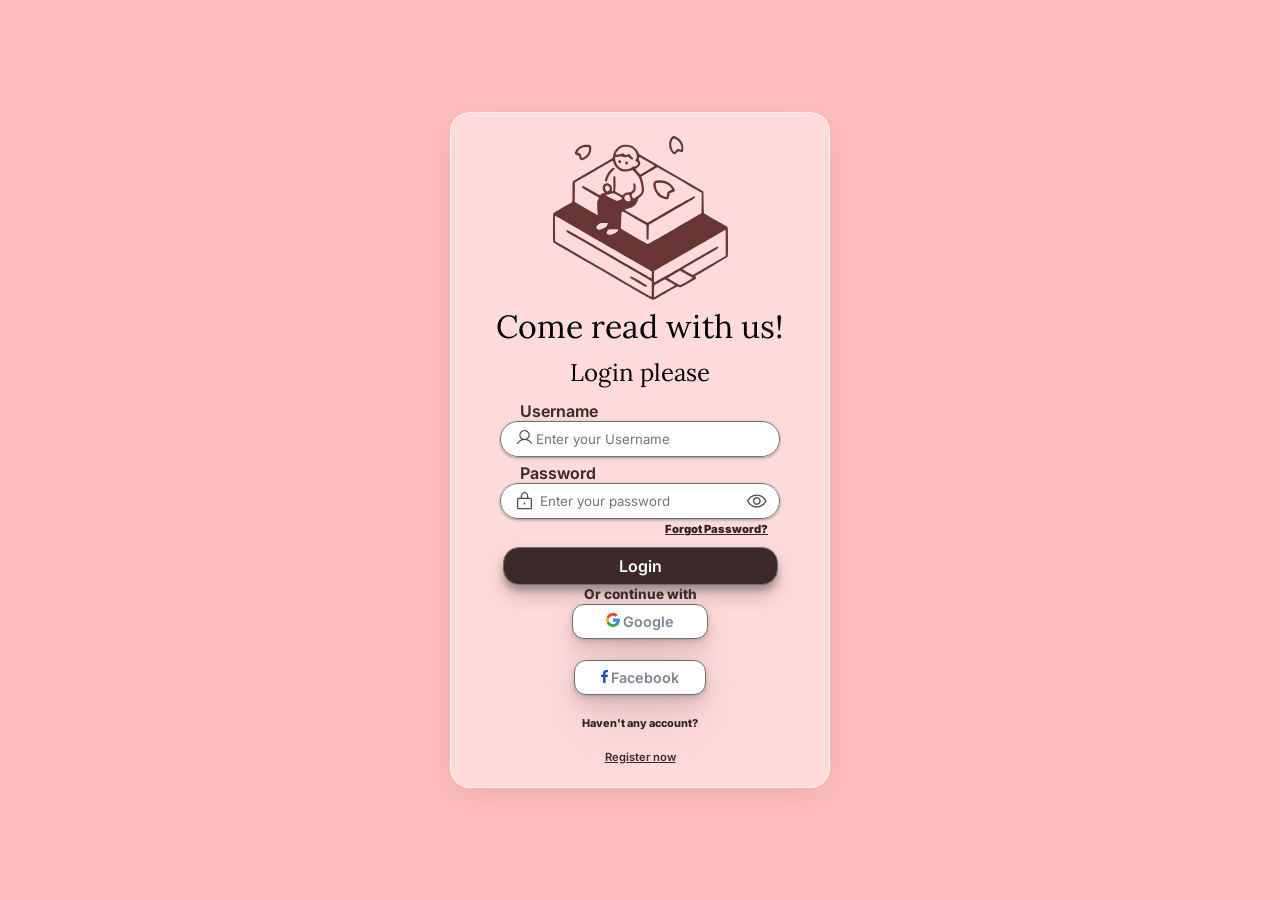
<file: index.html>
<!DOCTYPE html>
<html lang="en">
<head>
    <meta charset="UTF-8">
    <meta name="viewport" content="width=device-width, initial-scale=1.0">
    <link rel="preconnect" href="https://fonts.googleapis.com">
    <link rel="preconnect" href="https://fonts.gstatic.com" crossorigin>
    <link href="https://fonts.googleapis.com/css2?family=Inter:ital,opsz,wght@0,14..32,100..900;1,14..32,100..900&family=Lora:ital,wght@0,400..700;1,400..700&display=swap" rel="stylesheet">
    <link rel="stylesheet" href="style.css">
    <title>Library Login</title>
    
</head>
<body>
    <main class="login-card">
        <div class="top-area">
            <img src="Assets/Bonequinho_no_livro.svg" alt="Figure sitting on the book">
            <h1>Come read with us!</h1>
            <h2>Login please</h2>
        </div>
        <!-- Email area -->
        <div class="email-section">
            <span>Username</span>
            <form class="form">
                <fieldset>
                    <img src="Assets/User.svg" alt="user image" class="user">
                    <input type="text" placeholder="Enter your Username">
                </fieldset>
            </form>
        </div>
        <!-- Password area -->
        <div class="password-section">
            <span>Password</span>
            <form class="form">
                <fieldset class="password-container">
                    <img src="Assets/Lock.svg" alt="lock image" class="lock">
                    <input type="password" placeholder="Enter your password">
                    <img src="Assets/eye.svg" alt="eye image" class="eye">
                </fieldset>
            </form>
            <a href="#" class="forgot-password">Forgot Password?</a>
        </div>
        <!-- Login area -->
        <div class="login-area">
                <button class="login-button">Login</button>
            <span class="continue">Or continue with</span> 
            <button class="google-button"><img src="Assets/google.svg" alt="google" class="img-google">Google</button> <br>
            <button class="facebook-button"> <img src="Assets/facebook.svg" alt="facebook" class="img-facebook">Facebook</button> <br>
            <footer>
                <div class="footer-content">
                    <span class="question">Haven't any account?</span> <br>
                    <a href="#" class="register">Register now</a>
                </div>
            </footer>
        </div>
        
    </main>
</body>
</html>
</file>
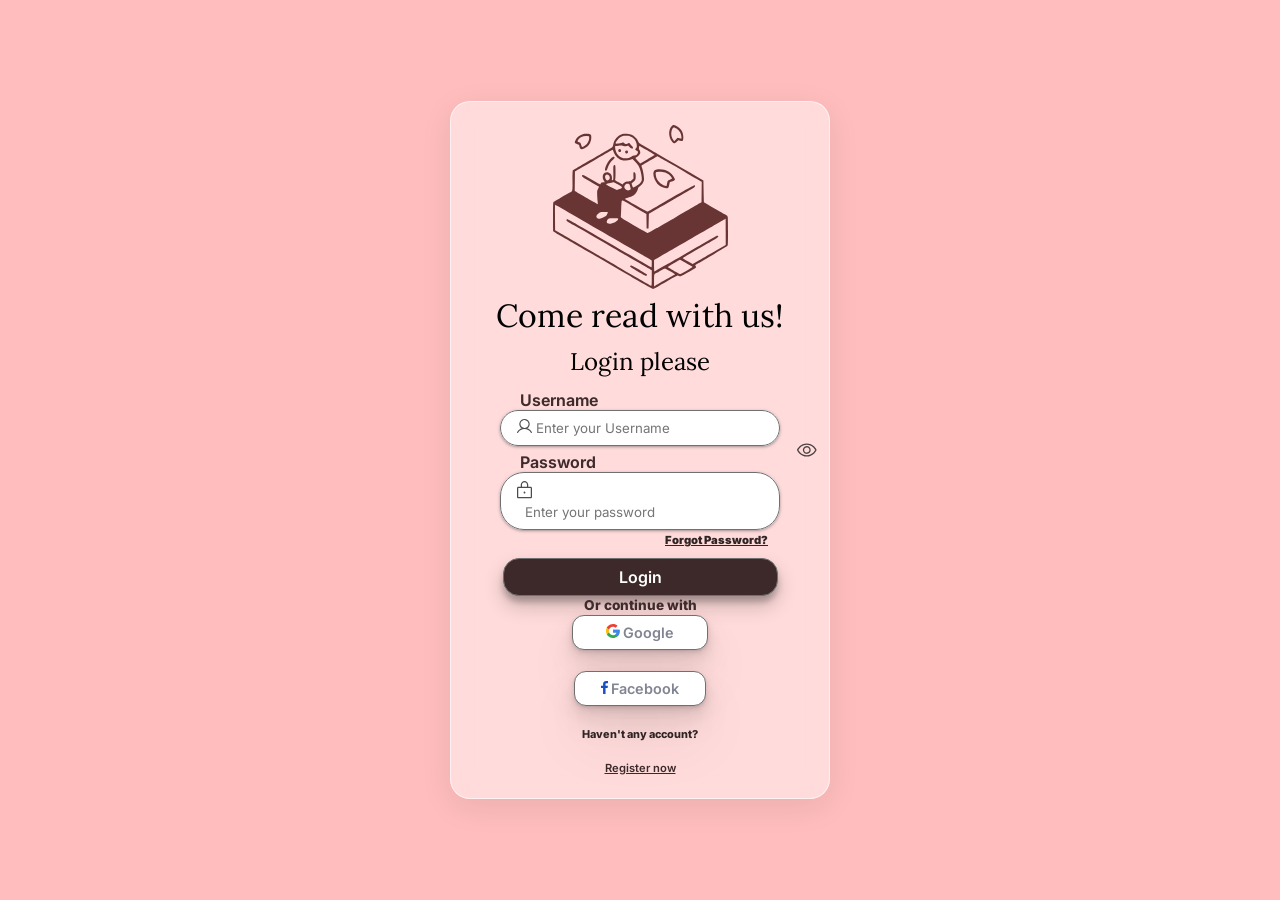
<file: login.html>
<!DOCTYPE html>
<html lang="en">
<head>
    <meta charset="UTF-8">
    <meta name="viewport" content="width=device-width, initial-scale=1.0">
    <link rel="preconnect" href="https://fonts.googleapis.com">
    <link rel="preconnect" href="https://fonts.gstatic.com" crossorigin>
    <link href="https://fonts.googleapis.com/css2?family=Inter:ital,opsz,wght@0,14..32,100..900;1,14..32,100..900&family=Lora:ital,wght@0,400..700;1,400..700&display=swap" rel="stylesheet">
    <link rel="stylesheet" href="style.css">
    <title>Library Login</title>
    
</head>
<body>
    <main class="login-card">
        <div class="top-area">
            <img src="Assets/Bonequinho_no_livro.svg" alt="Figure sitting on the book">
            <h1>Come read with us!</h1>
            <h2>Login please</h2>
        </div>
        <!-- Email area -->
        <div class="email-section">
            <span>Username</span>
            <form class="login-form">
                <fieldset>
                    <img src="Assets/User.svg" alt="user image" class="user">
                    <input type="text" placeholder="Enter your Username">
                </fieldset>
            </form>
        </div>
        <!-- Password area -->
        <div class="password-section">
            <span>Password</span>
            <form class="login-form">
                <fieldset>
                    <img src="Assets/Lock.svg" alt="lock image" class="lock">
                    <input type="password" placeholder="Enter your password">
                    <img src="Assets/eye.svg" alt="eye image" class="eye">
                </fieldset>
            </form>
            <a href="#" class="forgot-password">Forgot Password?</a>
        </div>
        <!-- Login area -->
        <div class="login-area">
                <button class="login-button">Login</button>
            <span class="continue">Or continue with</span> 
            <button class="google-button"><img src="Assets/google.svg" alt="google" class="img-google">Google</button> <br>
            <button class="facebook-button"> <img src="Assets/facebook.svg" alt="facebook" class="img-facebook">Facebook</button> <br>
            <footer>
                <div class="footer-content">
                    <span class="question">Haven't any account?</span> <br>
                    <a href="#" class="register">Register now</a>
                </div>
            </footer>
        </div>
        
    </main>
</body>
</html>
</file>
<file: style.css>
@charset "UTF-8";
    *{
    margin: 0;
    padding: 0;
    box-sizing: border-box;
}
html, body{
    height: 100vh;
}
body {
    background-color: #FFBDBD;
    display: flex;
    align-items: center;
    flex-flow: column nowrap;
    padding: 0.2em;
}
/* copiar na media query de celular */
main{
    
    display: flex;
    align-items: center;
    flex-flow: column nowrap;
    padding: 0.2em;
}
footer {
  width: 100%;
  display: flex;
  justify-content: center;
}
.login-card {
  width: 90%;
  max-width: 380px;
  height: fit-content;
  background: rgba(255, 255, 255, 0.45);
  backdrop-filter: blur(12px);
  -webkit-backdrop-filter: blur(12px);
  border: 1px solid rgba(255, 255, 255, 0.6);
  border-radius: 20px;
  box-shadow: 0 8px 32px 0 rgba(0, 0, 0, 0.08);
  padding: 23px 25px;
  margin-top: 1px;
  margin: auto;

}
.form {
  display: flex;
  flex-direction: column;
  gap: 16px;
}
/* Top-area section */
.top-area{
    display: flex;
    align-items: center;
    flex-flow: column nowrap;
}
.top-area img{
    width: 175px;
}
.top-area h1{
    font-family: "Lora", serif;
    font-weight: lighter;
    padding-top: 0.20em;
}
.top-area h2{
    font-weight: lighter;
    font-family: "Lora", serif;
    padding-top: 0.4em;
}
/* Email section */
.email-section{
    padding-top: 0.8em;
    width: 100%;
    max-width: 280px;
}
.email-section fieldset{
    background-color: #FFFFFF;
    border: 1.5px solid #707070;
    border-radius: 24px;
    padding: 8px 16px;
    width: 100%;
    box-shadow: rgba(60, 64, 67, 0.3) 0px 1px 2px 0px, rgba(60, 64, 67, 0.15) 0px 1px 3px 1px;
}
.email-section input{
    border: none;
    outline: none;
    font-family: "Inter", sans-serif;
} 
.email-section span{
    font-family: "Inter", sans-serif;
    padding-left: 20px;
    color: #3E2B2B;
    font-weight: 650;
}
.email-section img{
    width: 15px;
}
/*Password section*/
.password-section{
    padding-top: 0.4em;
    width: 100%;
    max-width: 280px;
}
.password-container{
  display: flex;
  align-items: center;
  position: relative;
  width: 100%;
  background: #ffffff;
  border: 1px solid #7a7a7a;
  border-radius: 20px;
  padding: 8px 14px;
  box-sizing: border-box;
}
.password-section fieldset{
    background-color: #FFFFFF;
    border: 1.5px solid #707070;
    border-radius: 24px;
    padding: 8px 16px;
    width: 100%;
    box-shadow: rgba(60, 64, 67, 0.3) 0px 1px 2px 0px, rgba(60, 64, 67, 0.15) 0px 1px 3px 1px;
}
.password-section input{
    border: none;
    outline: none;
    font-family: "Inter", sans-serif;
    flex: 1;
    border: none;
    outline: none;
    background: transparent;
    padding: 0 8px;
    width: 100%;
}
.password-section span{
    font-family: "Inter", sans-serif;
    padding-left: 20px;
    color: #3E2B2B;
    font-weight: 650;
}
.lock{
    flex-shrink: 0;
    width: 15px;
}
.eye{
    position: absolute;
    right: 12px; 
    top: 50%; 
    transform: translateY(-50%);
    width: 20px;
    height: 20px;
    margin-left: auto;
    flex-shrink: 0;
    cursor: pointer;
}
.forgot-password{
    margin-left: 165px;
    color: #000000;
    width: 100%;
    font-size: 0.70em;
    color: #312424;
    font-weight: 900;
    font-family: "Inter", sans-serif;
    white-space: nowrap;
}
/* Login area */
.login-area{
    display: flex;
    flex-flow: column;
    width: 100%;
    max-width: 275px;
    align-items: center;
    gap: 1.5px;
    margin-top: 10px;
}
.login-button{
  border: 1px solid #707070;
  outline: none;
  cursor: pointer;
  width: 100%;
  padding: 8px 56px;
  background-color: #3D2929; 
  color: #FFFFFF;
  border-radius: 16px;
  font-family: "Inter", sans-serif;
  font-size: 1rem;
  font-weight: 600;
  box-shadow: rgba(0, 0, 0, 0.19) 0px 10px 20px, rgba(0, 0, 0, 0.23) 0px 6px 6px;
}
.continue{
    font-family: "Inter", sans-serif;
    font-size: 0.85em;
    color: #3F2C2C;
    font-weight: 800;
    text-align: center;   
}
.google-button{
  border: 1.5px solid #707070;
  outline: none;
  cursor: pointer;
  padding: 8px 33px;
  background-color: #FFFFFF; 
  color: #818491;
  border-radius: 12px;
  font-family: "Inter", sans-serif;
  font-size: 0.9rem;
  font-weight: 600;
  text-align: center;
  box-shadow: rgba(0, 0, 0, 0.07) 0px 1px 2px, rgba(0, 0, 0, 0.07) 0px 2px 4px, rgba(0, 0, 0, 0.07) 0px 4px 8px, rgba(0, 0, 0, 0.07) 0px 8px 16px, rgba(0, 0, 0, 0.07) 0px 16px 32px, rgba(0, 0, 0, 0.07) 0px 32px 64px;
}
.facebook-button{
  border: 1.5px solid #707070;
  outline: none;
  cursor: pointer;
  padding: 8px 26px;
  background-color: #FFFFFF; 
  color: #818491;
  border-radius: 12px;
  font-family: "Inter", sans-serif;
  font-size: 0.9rem;
  font-weight: 600;
  text-align: center;
  box-shadow: rgba(0, 0, 0, 0.07) 0px 1px 2px, rgba(0, 0, 0, 0.07) 0px 2px 4px, rgba(0, 0, 0, 0.07) 0px 4px 8px, rgba(0, 0, 0, 0.07) 0px 8px 16px, rgba(0, 0, 0, 0.07) 0px 16px 32px, rgba(0, 0, 0, 0.07) 0px 32px 64px;
}
.img-google{
    width: 14px;
    margin-right: 3px;
}
.img-facebook{
    width: 7px;
    margin-right: 3px;
}
.question{
    color: #312424;
    font-weight: 800;
    font-family: "Inter", sans-serif;
    font-size: 0.68rem;
}
.register{
    color: #1212FF;
    font-size: 0.70rem;
    font-family: "Inter", sans-serif;
}
.footer-content {
  display: flex;
  flex-direction: column;
  align-items: center;
  gap: 1.5px;
  font-family: "Inter", sans-serif;
  font-size: 0.9rem;
}
.footer-content a {
  color: #3D2929;
  font-weight: 600;
  text-decoration: underline;
}
@media (max-width: 480px) {
  html, body {
    height: auto;
    min-height: 100vh; 
  }

  body {
    padding: 20px 10px;
  }
  .login-card {
    width: 95%;
    padding: 16px 14px;
    border-radius: 18px;
  }
  h1 {
    font-size: 1.2rem;
    margin: 4px 0;
  }
  h2 {
    font-size: 0.95rem;
    margin-bottom: 8px;
  }
  .login-form {
    gap: 8px;
  }
}
</file>
